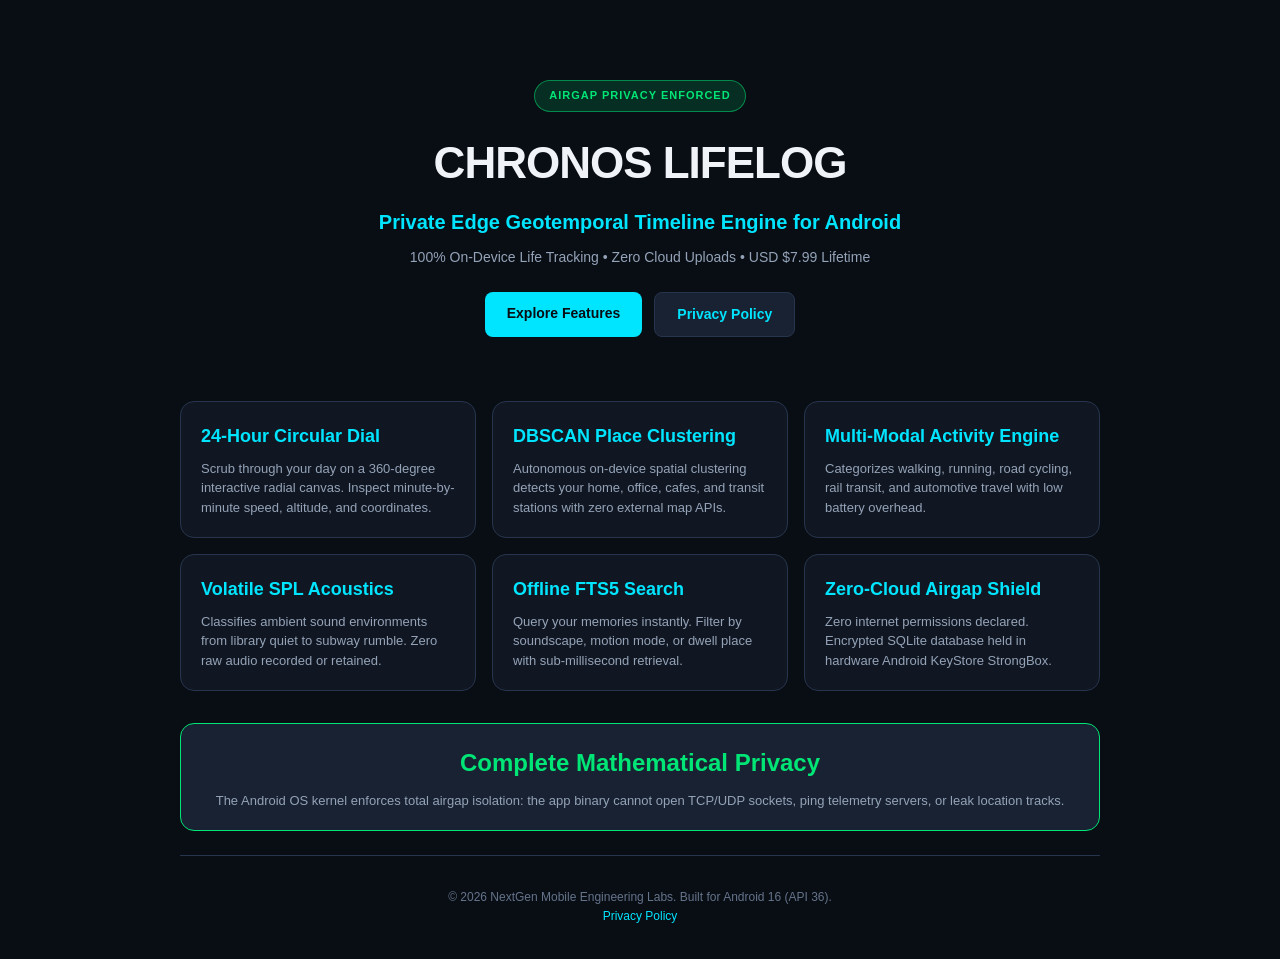
<file: index.html>
<!DOCTYPE html>
<html lang="en">
<head>
    <meta charset="UTF-8">
    <meta name="viewport" content="width=device-width, initial-scale=1.0">
    <title>Chronos Lifelog - Private Edge Geotemporal Timeline Engine</title>
    <link rel="stylesheet" href="style.css">
</head>
<body>
    <div class="container">
        <header class="hero">
            <div class="badge">AIRGAP PRIVACY ENFORCED</div>
            <h1>CHRONOS LIFELOG</h1>
            <p class="tagline">Private Edge Geotemporal Timeline Engine for Android</p>
            <p class="subtag">100% On-Device Life Tracking • Zero Cloud Uploads • USD $7.99 Lifetime</p>
            <div class="actions">
                <a href="#features" class="btn btn-primary">Explore Features</a>
                <a href="privacy.html" class="btn btn-secondary">Privacy Policy</a>
            </div>
        </header>

        <section id="features" class="grid">
            <div class="card">
                <h3>24-Hour Circular Dial</h3>
                <p>Scrub through your day on a 360-degree interactive radial canvas. Inspect minute-by-minute speed, altitude, and coordinates.</p>
            </div>
            <div class="card">
                <h3>DBSCAN Place Clustering</h3>
                <p>Autonomous on-device spatial clustering detects your home, office, cafes, and transit stations with zero external map APIs.</p>
            </div>
            <div class="card">
                <h3>Multi-Modal Activity Engine</h3>
                <p>Categorizes walking, running, road cycling, rail transit, and automotive travel with low battery overhead.</p>
            </div>
            <div class="card">
                <h3>Volatile SPL Acoustics</h3>
                <p>Classifies ambient sound environments from library quiet to subway rumble. Zero raw audio recorded or retained.</p>
            </div>
            <div class="card">
                <h3>Offline FTS5 Search</h3>
                <p>Query your memories instantly. Filter by soundscape, motion mode, or dwell place with sub-millisecond retrieval.</p>
            </div>
            <div class="card">
                <h3>Zero-Cloud Airgap Shield</h3>
                <p>Zero internet permissions declared. Encrypted SQLite database held in hardware Android KeyStore StrongBox.</p>
            </div>
        </section>

        <section class="card banner">
            <h2>Complete Mathematical Privacy</h2>
            <p>The Android OS kernel enforces total airgap isolation: the app binary cannot open TCP/UDP sockets, ping telemetry servers, or leak location tracks.</p>
        </section>

        <footer>
            <p>&copy; 2026 NextGen Mobile Engineering Labs. Built for Android 16 (API 36).</p>
            <p><a href="privacy.html">Privacy Policy</a></p>
        </footer>
    </div>
</body>
</html>
</file>
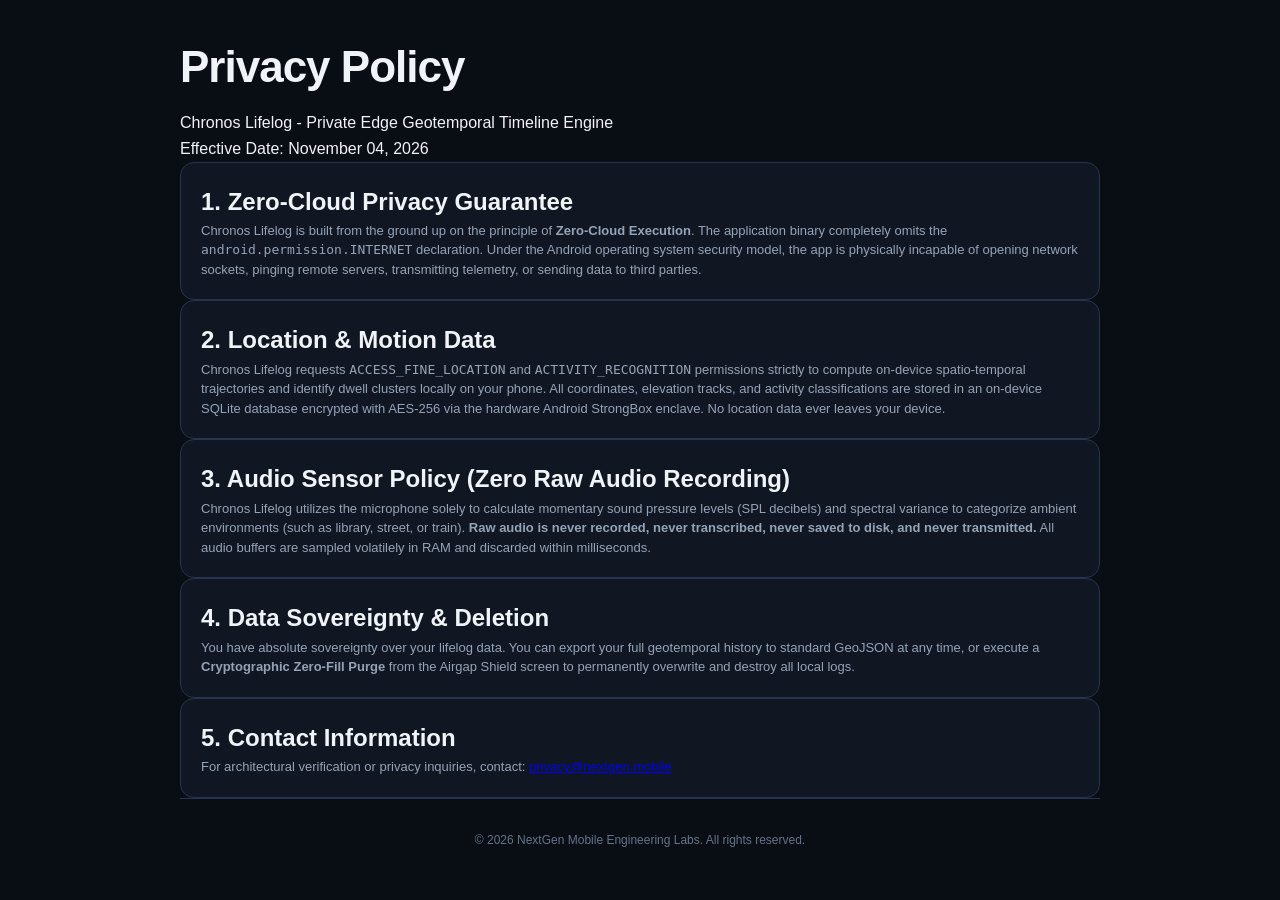
<file: privacy.html>
<!DOCTYPE html>
<html lang="en">
<head>
    <meta charset="UTF-8">
    <meta name="viewport" content="width=device-width, initial-scale=1.0">
    <title>Privacy Policy - Chronos Lifelog</title>
    <link rel="stylesheet" href="style.css">
</head>
<body>
    <div class="container">
        <header>
            <h1>Privacy Policy</h1>
            <p class="subtitle">Chronos Lifelog - Private Edge Geotemporal Timeline Engine</p>
            <p class="date">Effective Date: November 04, 2026</p>
        </header>

        <section class="card">
            <h2>1. Zero-Cloud Privacy Guarantee</h2>
            <p>Chronos Lifelog is built from the ground up on the principle of <strong>Zero-Cloud Execution</strong>. The application binary completely omits the <code>android.permission.INTERNET</code> declaration. Under the Android operating system security model, the app is physically incapable of opening network sockets, pinging remote servers, transmitting telemetry, or sending data to third parties.</p>
        </section>

        <section class="card">
            <h2>2. Location & Motion Data</h2>
            <p>Chronos Lifelog requests <code>ACCESS_FINE_LOCATION</code> and <code>ACTIVITY_RECOGNITION</code> permissions strictly to compute on-device spatio-temporal trajectories and identify dwell clusters locally on your phone. All coordinates, elevation tracks, and activity classifications are stored in an on-device SQLite database encrypted with AES-256 via the hardware Android StrongBox enclave. No location data ever leaves your device.</p>
        </section>

        <section class="card">
            <h2>3. Audio Sensor Policy (Zero Raw Audio Recording)</h2>
            <p>Chronos Lifelog utilizes the microphone solely to calculate momentary sound pressure levels (SPL decibels) and spectral variance to categorize ambient environments (such as library, street, or train). <strong>Raw audio is never recorded, never transcribed, never saved to disk, and never transmitted.</strong> All audio buffers are sampled volatilely in RAM and discarded within milliseconds.</p>
        </section>

        <section class="card">
            <h2>4. Data Sovereignty & Deletion</h2>
            <p>You have absolute sovereignty over your lifelog data. You can export your full geotemporal history to standard GeoJSON at any time, or execute a <strong>Cryptographic Zero-Fill Purge</strong> from the Airgap Shield screen to permanently overwrite and destroy all local logs.</p>
        </section>

        <section class="card">
            <h2>5. Contact Information</h2>
            <p>For architectural verification or privacy inquiries, contact: <a href="mailto:privacy@nextgen.mobile">privacy@nextgen.mobile</a></p>
        </section>

        <footer>
            <p>&copy; 2026 NextGen Mobile Engineering Labs. All rights reserved.</p>
        </footer>
    </div>
</body>
</html>
</file>
<file: style.css>
* {
    margin: 0;
    padding: 0;
    box-sizing: border-box;
}

body {
    background-color: #090D14;
    color: #F0F4F8;
    font-family: -apple-system, BlinkMacSystemFont, "Segoe UI", Roboto, "Helvetica Neue", Arial, sans-serif;
    line-height: 1.6;
}

.container {
    max-width: 960px;
    margin: 0 auto;
    padding: 32px 20px;
}

.hero {
    text-align: center;
    padding: 48px 0 32px;
}

.badge {
    display: inline-block;
    background: rgba(0, 230, 118, 0.15);
    color: #00E676;
    border: 1px solid rgba(0, 230, 118, 0.5);
    padding: 6px 14px;
    border-radius: 20px;
    font-size: 11px;
    font-weight: 700;
    letter-spacing: 1px;
    margin-bottom: 16px;
}

h1 {
    font-size: 44px;
    font-weight: 800;
    letter-spacing: -1px;
    color: #F0F4F8;
    margin-bottom: 8px;
}

.tagline {
    font-size: 20px;
    color: #00E5FF;
    font-weight: 600;
    margin-bottom: 8px;
}

.subtag {
    font-size: 14px;
    color: #94A3B8;
    margin-bottom: 24px;
}

.actions {
    display: flex;
    justify-content: center;
    gap: 12px;
}

.btn {
    padding: 10px 22px;
    border-radius: 8px;
    text-decoration: none;
    font-weight: 600;
    font-size: 14px;
    transition: 0.2s;
}

.btn-primary {
    background: #00E5FF;
    color: #090D14;
}

.btn-primary:hover {
    background: #00b8cc;
}

.btn-secondary {
    background: #182232;
    color: #00E5FF;
    border: 1px solid #26354D;
}

.grid {
    display: grid;
    grid-template-columns: repeat(auto-fit, minmax(280px, 1fr));
    gap: 16px;
    margin: 32px 0;
}

.card {
    background: #111722;
    border: 1px solid #26354D;
    border-radius: 14px;
    padding: 20px;
}

.card h3 {
    color: #00E5FF;
    font-size: 18px;
    margin-bottom: 8px;
}

.card p {
    color: #94A3B8;
    font-size: 13px;
    line-height: 1.5;
}

.card.banner {
    text-align: center;
    background: #182232;
    border-color: #00E676;
    margin: 24px 0;
}

.card.banner h2 {
    color: #00E676;
    margin-bottom: 8px;
}

footer {
    text-align: center;
    padding-top: 32px;
    border-top: 1px solid #26354D;
    color: #64748B;
    font-size: 12px;
}

footer a {
    color: #00E5FF;
    text-decoration: none;
}
</file>
